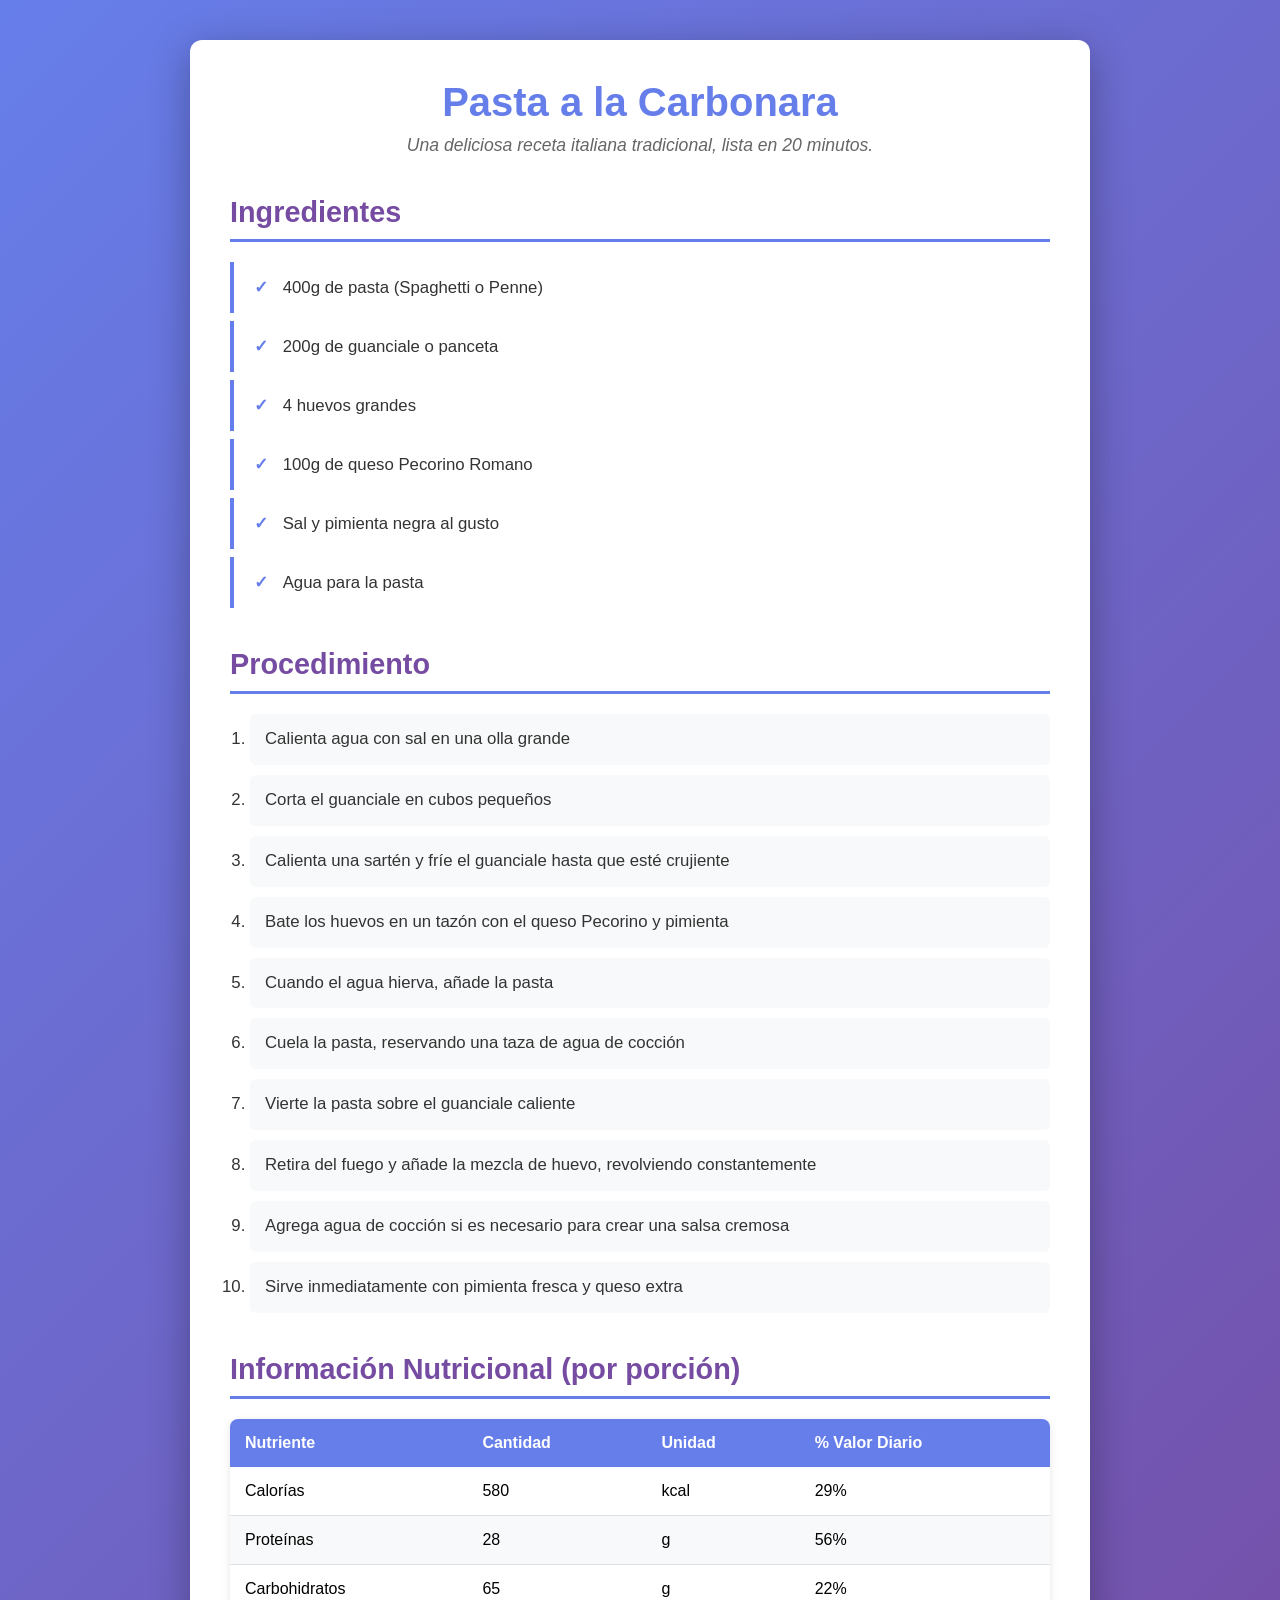
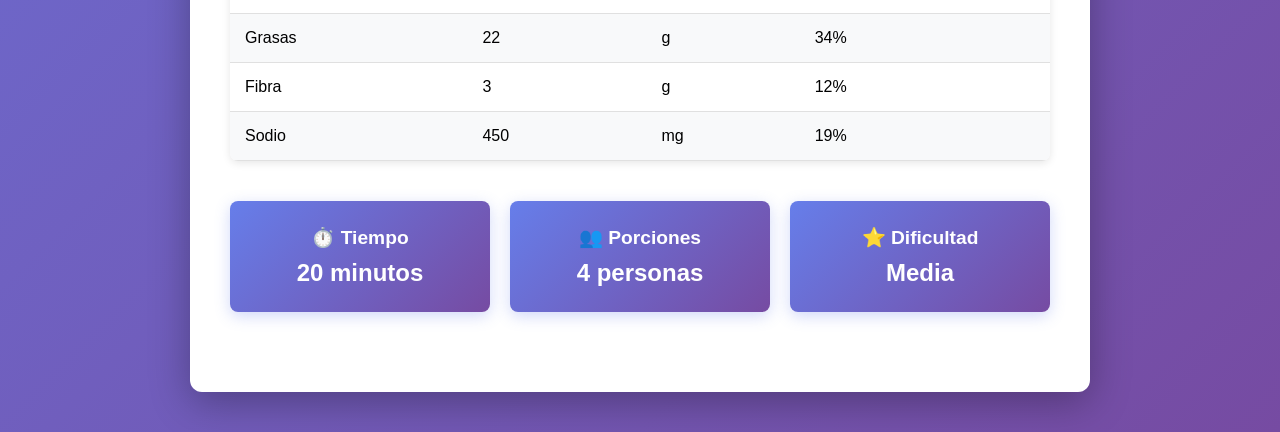
<file: ejercicio-02/index.html>
<!DOCTYPE html>
<html lang="es">
<head>
    <meta charset="UTF-8">
    <meta name="viewport" content="width=device-width, initial-scale=1.0">
    <title>Receta - Pasta a la Carbonara</title>
    <link rel="stylesheet" href="style.css">
</head>
<body>
    <div class="container">
        <h1>Pasta a la Carbonara</h1>
        <p class="description">Una deliciosa receta italiana tradicional, lista en 20 minutos.</p>

        <!-- Sección de Ingredientes -->
        <section class="ingredients-section">
            <h2>Ingredientes</h2>
            <ul class="ingredients-list">
                <li>400g de pasta (Spaghetti o Penne)</li>
                <li>200g de guanciale o panceta</li>
                <li>4 huevos grandes</li>
                <li>100g de queso Pecorino Romano</li>
                <li>Sal y pimienta negra al gusto</li>
                <li>Agua para la pasta</li>
            </ul>
        </section>

        <!-- Sección de Procedimiento -->
        <section class="procedure-section">
            <h2>Procedimiento</h2>
            <ol class="procedure-list">
                <li>Calienta agua con sal en una olla grande</li>
                <li>Corta el guanciale en cubos pequeños</li>
                <li>Calienta una sartén y fríe el guanciale hasta que esté crujiente</li>
                <li>Bate los huevos en un tazón con el queso Pecorino y pimienta</li>
                <li>Cuando el agua hierva, añade la pasta</li>
                <li>Cuela la pasta, reservando una taza de agua de cocción</li>
                <li>Vierte la pasta sobre el guanciale caliente</li>
                <li>Retira del fuego y añade la mezcla de huevo, revolviendo constantemente</li>
                <li>Agrega agua de cocción si es necesario para crear una salsa cremosa</li>
                <li>Sirve inmediatamente con pimienta fresca y queso extra</li>
            </ol>
        </section>

        <!-- Tabla Nutricional -->
        <section class="nutrition-section">
            <h2>Información Nutricional (por porción)</h2>
            <table class="nutrition-table">
                <thead>
                    <tr>
                        <th>Nutriente</th>
                        <th>Cantidad</th>
                        <th>Unidad</th>
                        <th>% Valor Diario</th>
                    </tr>
                </thead>
                <tbody>
                    <tr>
                        <td>Calorías</td>
                        <td>580</td>
                        <td>kcal</td>
                        <td>29%</td>
                    </tr>
                    <tr>
                        <td>Proteínas</td>
                        <td>28</td>
                        <td>g</td>
                        <td>56%</td>
                    </tr>
                    <tr>
                        <td>Carbohidratos</td>
                        <td>65</td>
                        <td>g</td>
                        <td>22%</td>
                    </tr>
                    <tr>
                        <td>Grasas</td>
                        <td>22</td>
                        <td>g</td>
                        <td>34%</td>
                    </tr>
                    <tr>
                        <td>Fibra</td>
                        <td>3</td>
                        <td>g</td>
                        <td>12%</td>
                    </tr>
                    <tr>
                        <td>Sodio</td>
                        <td>450</td>
                        <td>mg</td>
                        <td>19%</td>
                    </tr>
                </tbody>
            </table>
        </section>

        <!-- Tiempo y Dificultad -->
        <section class="info-section">
            <div class="info-card">
                <h3>⏱️ Tiempo</h3>
                <p>20 minutos</p>
            </div>
            <div class="info-card">
                <h3>👥 Porciones</h3>
                <p>4 personas</p>
            </div>
            <div class="info-card">
                <h3>⭐ Dificultad</h3>
                <p>Media</p>
            </div>
        </section>
    </div>
</body>
</html>
</file>
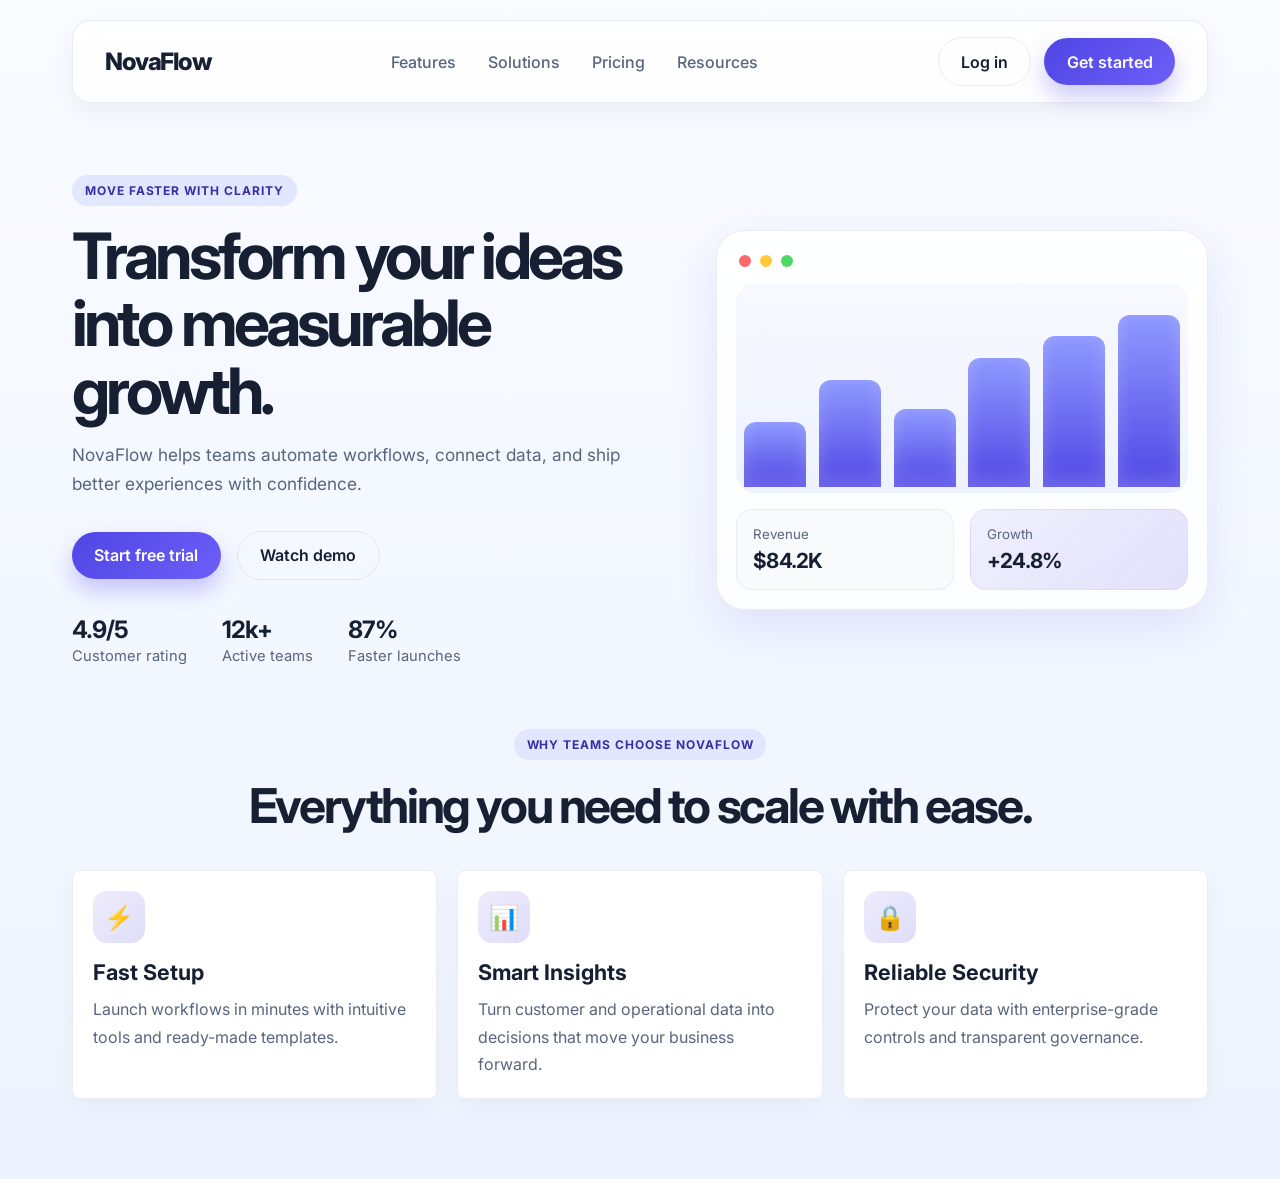
<file: ejercicio-03/index.html>
<!DOCTYPE html>
<html lang="es">
  <head>
    <meta charset="UTF-8" />
    <meta name="viewport" content="width=device-width, initial-scale=1.0" />
    <title>NovaFlow</title>
    <link rel="preconnect" href="https://fonts.googleapis.com" />
    <link rel="preconnect" href="https://fonts.gstatic.com" crossorigin />
    <link href="https://fonts.googleapis.com/css2?family=Inter:wght@400;500;600;700;800&display=swap" rel="stylesheet" />
    <link rel="stylesheet" href="styles.css" />
  </head>
  <body>
    <header class="site-header">
      <nav class="navbar" aria-label="Navegación principal">
        <div class="brand" aria-label="NovaFlow home">NovaFlow</div>

        <div class="nav-links">
          <a href="#features">Features</a>
          <a href="#solutions">Solutions</a>
          <a href="#pricing">Pricing</a>
          <a href="#resources">Resources</a>
        </div>

        <div class="nav-actions">
          <a class="btn btn-secondary" href="#login">Log in</a>
          <a class="btn btn-primary" href="#start">Get started</a>
        </div>
      </nav>
    </header>

    <main>
      <section class="hero">
        <div class="hero-content">
          <span class="eyebrow">Move faster with clarity</span>
          <h1>Transform your ideas into measurable growth.</h1>
          <p>
            NovaFlow helps teams automate workflows, connect data, and ship better
            experiences with confidence.
          </p>
          <div class="hero-actions">
            <a class="btn btn-primary" href="#start">Start free trial</a>
            <a class="btn btn-secondary" href="#demo">Watch demo</a>
          </div>
          <ul class="hero-metrics" aria-label="Métricas de valor">
            <li><strong>4.9/5</strong><span>Customer rating</span></li>
            <li><strong>12k+</strong><span>Active teams</span></li>
            <li><strong>87%</strong><span>Faster launches</span></li>
          </ul>
        </div>

        <div class="hero-visual" aria-label="Panel de ejemplo del producto">
          <div class="dashboard-card">
            <div class="card-header">
              <span class="dot dot-red"></span>
              <span class="dot dot-yellow"></span>
              <span class="dot dot-green"></span>
            </div>
            <div class="chart-bars" aria-hidden="true">
              <span style="height: 35%"></span>
              <span style="height: 58%"></span>
              <span style="height: 42%"></span>
              <span style="height: 70%"></span>
              <span style="height: 82%"></span>
              <span style="height: 93%"></span>
            </div>
            <div class="stat-row">
              <div class="stat-box">
                <small>Revenue</small>
                <strong>$84.2K</strong>
              </div>
              <div class="stat-box highlight">
                <small>Growth</small>
                <strong>+24.8%</strong>
              </div>
            </div>
          </div>
        </div>
      </section>

      <section class="features" id="features">
        <div class="section-heading">
          <span class="eyebrow">Why teams choose NovaFlow</span>
          <h2>Everything you need to scale with ease.</h2>
        </div>

        <div class="features-container">
          <article class="feature-card">
            <div class="icon">⚡</div>
            <h3>Fast Setup</h3>
            <p>
              Launch workflows in minutes with intuitive tools and ready-made templates.
            </p>
          </article>

          <article class="feature-card">
            <div class="icon">📊</div>
            <h3>Smart Insights</h3>
            <p>
              Turn customer and operational data into decisions that move your business forward.
            </p>
          </article>

          <article class="feature-card">
            <div class="icon">🔒</div>
            <h3>Reliable Security</h3>
            <p>
              Protect your data with enterprise-grade controls and transparent governance.
            </p>
          </article>
        </div>
      </section>
    </main>
  </body>
</html>
</file>
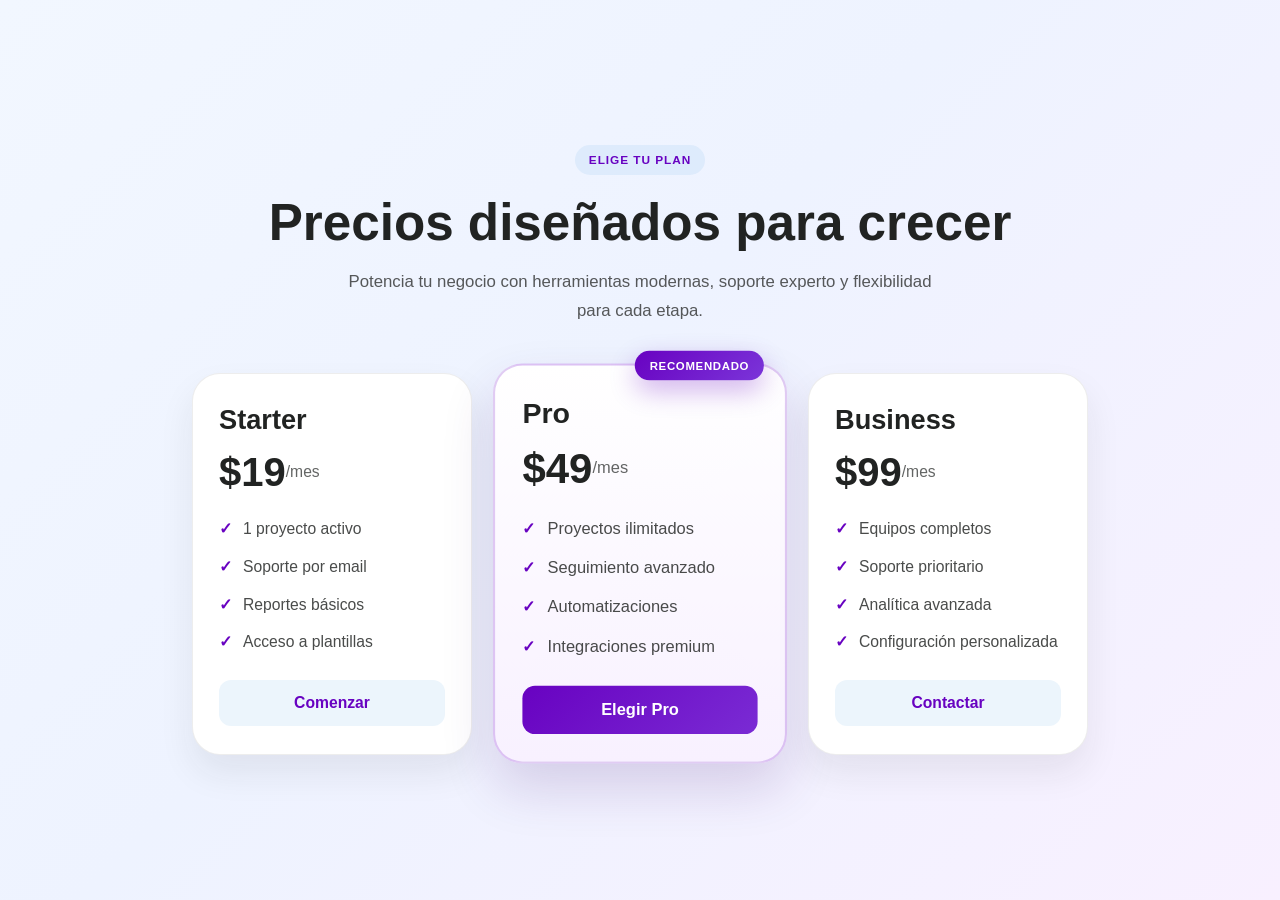
<file: ejercicio-05/index.html>
<!DOCTYPE html>
<html lang="es">
  <head>
    <meta charset="UTF-8" />
    <meta name="viewport" content="width=device-width, initial-scale=1.0" />
    <title>Planes de Suscripción</title>
    <link rel="stylesheet" href="styles.css" />
  </head>
  <body>
    <main class="pricing">
      <header class="pricing-header">
        <p class="eyebrow">Elige tu plan</p>
        <h1>Precios diseñados para crecer</h1>
        <p class="subtitle">
          Potencia tu negocio con herramientas modernas, soporte experto y
          flexibilidad para cada etapa.
        </p>
      </header>

      <section class="plans" aria-label="Planes de precios">
        <article class="plan-card">
          <div class="plan-header">
            <h2>Starter</h2>
            <p class="price"><span>$19</span>/mes</p>
          </div>

          <ul class="features">
            <li>1 proyecto activo</li>
            <li>Soporte por email</li>
            <li>Reportes básicos</li>
            <li>Acceso a plantillas</li>
          </ul>

          <button class="btn btn-secondary" type="button">Comenzar</button>
        </article>

        <article class="plan-card featured" aria-label="Plan recomendado">
          <span class="badge">Recomendado</span>
          <div class="plan-header">
            <h2>Pro</h2>
            <p class="price"><span>$49</span>/mes</p>
          </div>

          <ul class="features">
            <li>Proyectos ilimitados</li>
            <li>Seguimiento avanzado</li>
            <li>Automatizaciones</li>
            <li>Integraciones premium</li>
          </ul>

          <button class="btn btn-primary" type="button">Elegir Pro</button>
        </article>

        <article class="plan-card">
          <div class="plan-header">
            <h2>Business</h2>
            <p class="price"><span>$99</span>/mes</p>
          </div>

          <ul class="features">
            <li>Equipos completos</li>
            <li>Soporte prioritario</li>
            <li>Analítica avanzada</li>
            <li>Configuración personalizada</li>
          </ul>

          <button class="btn btn-secondary" type="button">Contactar</button>
        </article>
      </section>
    </main>
  </body>
</html>
</file>
<file: ejercicio-02/style.css>
* {
    margin: 0;
    padding: 0;
    box-sizing: border-box;
}

body {
    font-family: 'Segoe UI', Tahoma, Geneva, Verdana, sans-serif;
    background: linear-gradient(135deg, #667eea 0%, #764ba2 100%);
    min-height: 100vh;
    padding: 40px 20px;
}

.container {
    max-width: 900px;
    margin: 0 auto;
    background: white;
    border-radius: 12px;
    box-shadow: 0 10px 40px rgba(0, 0, 0, 0.3);
    padding: 40px;
    animation: slideIn 0.6s ease-out;
}

@keyframes slideIn {
    from {
        opacity: 0;
        transform: translateY(20px);
    }
    to {
        opacity: 1;
        transform: translateY(0);
    }
}

h1 {
    color: #667eea;
    font-size: 2.5em;
    margin-bottom: 10px;
    text-align: center;
}

.description {
    text-align: center;
    color: #666;
    font-size: 1.1em;
    margin-bottom: 40px;
    font-style: italic;
}

/* Secciones */
section {
    margin-bottom: 40px;
}

h2 {
    color: #764ba2;
    font-size: 1.8em;
    margin-bottom: 20px;
    border-bottom: 3px solid #667eea;
    padding-bottom: 10px;
}

/* Lista de Ingredientes (no ordenada) */
.ingredients-list {
    list-style: none;
    margin-left: 0;
}

.ingredients-list li {
    background-color: white;
    padding: 15px 20px;
    margin-bottom: 8px;
    border-left: 4px solid #667eea;
    border-radius: 0 6px 6px 0;
    transition: all 0.2s ease;
    cursor: pointer;
    font-size: 1.05em;
    color: #333;
}

.ingredients-list li:hover {
    background-color: #E9ECEF;
    transform: translateX(5px);
    box-shadow: 0 2px 8px rgba(102, 126, 234, 0.2);
}

.ingredients-list li::before {
    content: "✓ ";
    color: #667eea;
    font-weight: bold;
    margin-right: 10px;
}

/* Lista de Procedimiento (ordenada) */
.procedure-list {
    margin-left: 20px;
    list-style-type: decimal;
}

.procedure-list li {
    padding: 12px 10px;
    margin-bottom: 10px;
    color: #333;
    font-size: 1.05em;
    line-height: 1.6;
    background-color: #f8f9fa;
    border-radius: 6px;
    padding-left: 15px;
}

.procedure-list li:hover {
    background-color: #E9ECEF;
    transition: 0.2s;
}

/* Tabla Nutricional */
.nutrition-table {
    border-collapse: collapse;
    width: 100%;
    border-radius: 8px;
    overflow: hidden;
    box-shadow: 0 2px 8px rgba(0, 0, 0, 0.1);
}

.nutrition-table thead {
    background-color: #667eea;
    color: white;
}

.nutrition-table th {
    padding: 15px;
    text-align: left;
    font-weight: 600;
    font-size: 1em;
}

.nutrition-table td {
    padding: 15px;
    border-bottom: 1px solid #e0e0e0;
}

/* Efecto Zebra: Filas alternas */
.nutrition-table tbody tr:nth-child(even) {
    background-color: #F8F9FA;
}

.nutrition-table tbody tr:nth-child(odd) {
    background-color: white;
}

/* Hover en las filas de la tabla */
.nutrition-table tbody tr:hover {
    background-color: #E9ECEF;
    transition: 0.2s;
    cursor: pointer;
}

.nutrition-table tbody tr:nth-child(even):hover {
    background-color: #E9ECEF;
}

/* Sección de información */
.info-section {
    display: grid;
    grid-template-columns: repeat(auto-fit, minmax(200px, 1fr));
    gap: 20px;
    margin-top: 30px;
}

.info-card {
    background: linear-gradient(135deg, #667eea 0%, #764ba2 100%);
    color: white;
    padding: 25px;
    border-radius: 8px;
    text-align: center;
    box-shadow: 0 4px 15px rgba(102, 126, 234, 0.3);
    transition: all 0.3s ease;
}

.info-card:hover {
    transform: translateY(-5px);
    box-shadow: 0 6px 20px rgba(102, 126, 234, 0.4);
}

.info-card h3 {
    font-size: 1.2em;
    margin-bottom: 10px;
}

.info-card p {
    font-size: 1.5em;
    font-weight: bold;
}

/* Responsive */
@media (max-width: 768px) {
    .container {
        padding: 20px;
    }

    h1 {
        font-size: 2em;
    }

    h2 {
        font-size: 1.4em;
    }

    .nutrition-table {
        font-size: 0.9em;
    }

    .nutrition-table th,
    .nutrition-table td {
        padding: 10px;
    }

    .info-section {
        grid-template-columns: 1fr;
    }
}
</file>
<file: ejercicio-03/styles.css>
:root {
  --bg: #f4f7fb;
  --surface: #ffffff;
  --surface-soft: #eef4ff;
  --text: #172033;
  --text-soft: #59657d;
  --primary: #4f46e5;
  --primary-dark: #3730a3;
  --primary-light: #e0e7ff;
  --border: rgba(23, 32, 51, 0.08);
  --shadow: 0 18px 45px rgba(79, 70, 229, 0.12);
}

* {
  box-sizing: border-box;
}

html {
  scroll-behavior: smooth;
}

body {
  margin: 0;
  font-family: "Inter", sans-serif;
  background: linear-gradient(180deg, #f9fbff 0%, #eef4ff 100%);
  color: var(--text);
}

a {
  text-decoration: none;
}

.site-header {
  max-width: 1200px;
  margin: 0 auto;
  padding: 1.25rem 2rem 0;
}

.navbar {
  display: flex;
  justify-content: space-between;
  align-items: center;
  padding: 1rem 2rem;
  background: rgba(255, 255, 255, 0.76);
  border: 1px solid var(--border);
  border-radius: 18px;
  box-shadow: 0 10px 24px rgba(15, 23, 42, 0.05);
  backdrop-filter: blur(10px);
}

.brand {
  font-size: 1.5rem;
  font-weight: 800;
  letter-spacing: -0.06em;
}

.nav-links,
.nav-actions,
.hero-actions,
.hero-metrics {
  display: flex;
  align-items: center;
}

.nav-links {
  gap: 2rem;
}

.nav-links a {
  color: var(--text-soft);
  font-weight: 500;
  transition: color 0.2s ease;
}

.nav-links a:hover,
.nav-links a:focus-visible {
  color: var(--text);
}

.nav-actions {
  gap: 0.8rem;
}

.btn {
  display: inline-flex;
  align-items: center;
  justify-content: center;
  padding: 0.85rem 1.4rem;
  border-radius: 999px;
  font-weight: 600;
  transition: transform 0.2s ease, box-shadow 0.2s ease, background 0.2s ease;
}

.btn:hover,
.btn:focus-visible {
  transform: translateY(-2px);
}

.btn-primary {
  background: linear-gradient(135deg, var(--primary) 0%, #6d5ef7 100%);
  color: #fff;
  box-shadow: 0 12px 22px rgba(79, 70, 229, 0.28);
}

.btn-primary:hover,
.btn-primary:focus-visible {
  background: linear-gradient(135deg, var(--primary-dark) 0%, var(--primary) 100%);
}

.btn-secondary {
  background: transparent;
  color: var(--text);
  border: 1px solid var(--border);
}

.hero {
  max-width: 1200px;
  margin: 0 auto;
  padding: 4.5rem 2rem 2rem;
  display: flex;
  align-items: center;
  justify-content: space-between;
  gap: 2rem;
}

.hero-content {
  flex: 1 1 540px;
}

.eyebrow {
  display: inline-block;
  padding: 0.5rem 0.8rem;
  border-radius: 999px;
  background: var(--primary-light);
  color: var(--primary-dark);
  font-size: 0.75rem;
  font-weight: 700;
  letter-spacing: 0.08em;
  text-transform: uppercase;
}

.hero-content h1 {
  margin: 1rem 0 1rem;
  font-size: clamp(2.6rem, 5vw, 4.5rem);
  line-height: 1.05;
  letter-spacing: -0.06em;
}

.hero-content p {
  max-width: 560px;
  margin: 0;
  color: var(--text-soft);
  font-size: 1.08rem;
  line-height: 1.7;
}

.hero-actions {
  gap: 1rem;
  margin-top: 2rem;
}

.hero-metrics {
  list-style: none;
  padding: 0;
  margin: 2.2rem 0 0;
  gap: 2.2rem;
  flex-wrap: wrap;
}

.hero-metrics li {
  display: flex;
  flex-direction: column;
  gap: 0.2rem;
}

.hero-metrics strong {
  font-size: 1.5rem;
  letter-spacing: -0.04em;
}

.hero-metrics span {
  color: var(--text-soft);
  font-size: 0.92rem;
}

.hero-visual {
  flex: 1 1 420px;
  display: flex;
  justify-content: center;
}

.dashboard-card {
  width: min(100%, 500px);
  background: linear-gradient(180deg, rgba(255, 255, 255, 0.9), rgba(255, 255, 255, 0.75));
  border: 1px solid var(--border);
  border-radius: 28px;
  padding: 1.2rem;
  box-shadow: var(--shadow);
}

.card-header {
  display: flex;
  gap: 0.55rem;
  padding: 0.3rem 0.2rem 1rem;
}

.dot {
  width: 12px;
  height: 12px;
  border-radius: 50%;
  display: inline-block;
}

.dot-red { background: #ff6b6b; }
.dot-yellow { background: #ffc93c; }
.dot-green { background: #4cd964; }

.chart-bars {
  height: 210px;
  display: flex;
  align-items: end;
  justify-content: space-between;
  gap: 0.8rem;
  padding: 1.2rem 0.5rem 0.4rem;
  background: linear-gradient(180deg, #f8f9ff 0%, #edf3ff 100%);
  border-radius: 20px;
}

.chart-bars span {
  flex: 1;
  border-radius: 12px 12px 0 0;
  background: linear-gradient(180deg, #8f99ff 0%, var(--primary) 100%);
  box-shadow: inset 0 -8px 18px rgba(255, 255, 255, 0.2);
}

.stat-row {
  display: flex;
  gap: 1rem;
  margin-top: 1rem;
}

.stat-box {
  flex: 1;
  background: #f8fafc;
  border: 1px solid rgba(79, 70, 229, 0.08);
  border-radius: 16px;
  padding: 1rem;
}

.stat-box small {
  display: block;
  color: var(--text-soft);
  margin-bottom: 0.35rem;
}

.stat-box strong {
  font-size: 1.3rem;
  letter-spacing: -0.04em;
}

.stat-box.highlight {
  background: linear-gradient(135deg, rgba(79, 70, 229, 0.08), rgba(79, 70, 229, 0.15));
}

.features {
  max-width: 1200px;
  margin: 0 auto;
  padding: 2rem 2rem 5rem;
}

.section-heading {
  text-align: center;
  margin-bottom: 2.2rem;
}

.section-heading h2 {
  margin: 1rem auto 0;
  font-size: clamp(2rem, 4vw, 3rem);
  letter-spacing: -0.05em;
}

.features-container {
  display: flex;
  gap: 20px;
  flex-wrap: wrap;
}

.feature-card {
  flex: 1 1 280px;
  padding: 20px;
  background: #ffffff;
  border-radius: 8px;
  border: 1px solid var(--border);
  box-shadow: 0 12px 24px rgba(15, 23, 42, 0.04);
}

.icon {
  display: inline-flex;
  align-items: center;
  justify-content: center;
  width: 52px;
  height: 52px;
  margin-bottom: 1rem;
  border-radius: 14px;
  background: linear-gradient(135deg, rgba(79, 70, 229, 0.1), rgba(79, 70, 229, 0.18));
  font-size: 1.5rem;
}

.feature-card h3 {
  margin: 0 0 0.7rem;
  font-size: 1.35rem;
}

.feature-card p {
  margin: 0;
  color: var(--text-soft);
  line-height: 1.7;
}

@media (max-width: 900px) {
  .navbar {
    flex-wrap: wrap;
    justify-content: center;
    gap: 1rem;
  }

  .hero {
    flex-direction: column;
    text-align: center;
  }

  .hero-content p {
    margin: 0 auto;
  }

  .hero-actions,
  .hero-metrics,
  .nav-actions {
    justify-content: center;
  }
}

@media (max-width: 560px) {
  .site-header,
  .hero,
  .features {
    padding-left: 1rem;
    padding-right: 1rem;
  }

  .navbar {
    padding: 1rem;
  }

  .nav-links {
    width: 100%;
    justify-content: center;
    flex-wrap: wrap;
    gap: 0.8rem 1.2rem;
  }

  .hero-actions,
  .nav-actions,
  .hero-metrics {
    flex-direction: column;
  }

  .btn {
    width: 100%;
  }
}
</file>
<file: ejercicio-05/styles.css>
:root {
  --primary-color: #6802c1;
  --accent-color: #63aee6;
  --text-color: #212322;
  --card-bg: #ffffff;
  --surface-bg: #f4f7fb;
  --border-color: rgba(33, 35, 34, 0.08);
  --heading-font: "Segoe UI", "Arial", sans-serif;
  --body-font: "Segoe UI", "Arial", sans-serif;
  --shadow-soft: 0 24px 50px rgba(68, 18, 110, 0.16);
  --shadow-card: 0 18px 35px rgba(33, 35, 34, 0.08);
  --radius-xl: 28px;
  --radius-lg: 20px;
}

* {
  box-sizing: border-box;
  margin: 0;
  padding: 0;
}

body {
  min-height: 100vh;
  display: grid;
  place-items: center;
  background: linear-gradient(135deg, #f2f7ff 0%, #eef3ff 45%, #f8f0ff 100%);
  color: var(--text-color);
  font-family: var(--body-font);
}

.pricing {
  width: min(1100px, 90vw);
  padding: 80px 20px;
}

.pricing-header {
  text-align: center;
  margin-bottom: 48px;
}

.eyebrow {
  display: inline-block;
  padding: 8px 14px;
  border-radius: 999px;
  background: rgba(99, 174, 230, 0.12);
  color: var(--primary-color);
  font-size: 0.74rem;
  font-weight: 700;
  letter-spacing: 0.08em;
  text-transform: uppercase;
}

h1 {
  margin-top: 18px;
  font-size: clamp(2.1rem, 4vw, 3.3rem);
  font-family: var(--heading-font);
}

.subtitle {
  max-width: 620px;
  margin: 16px auto 0;
  color: rgba(33, 35, 34, 0.75);
  font-size: 1.05rem;
  line-height: 1.7;
}

.plans {
  display: flex;
  justify-content: center;
  align-items: stretch;
  gap: 28px;
  flex-wrap: wrap;
}

.plan-card {
  position: relative;
  width: min(100%, 280px);
  background: var(--card-bg);
  border: 1px solid var(--border-color);
  border-radius: var(--radius-xl);
  padding: 30px 26px 26px;
  box-shadow: var(--shadow-card);
  transition: transform 0.25s ease, box-shadow 0.25s ease, border-color 0.25s ease;
}

.plan-card:hover {
  transform: translateY(-6px);
  box-shadow: var(--shadow-soft);
}

.plan-card.featured {
  border: 2px solid rgba(104, 2, 193, 0.2);
  transform: scale(1.05);
  background: linear-gradient(180deg, #ffffff 0%, #f8f1ff 100%);
  box-shadow: var(--shadow-soft);
}

.plan-card.featured:hover {
  transform: scale(1.05) translateY(-6px);
}

.badge {
  position: absolute;
  top: -14px;
  right: 20px;
  display: inline-flex;
  align-items: center;
  justify-content: center;
  padding: 8px 14px;
  border-radius: 999px;
  background: linear-gradient(135deg, var(--primary-color), #7b35d9);
  color: #fff;
  font-size: 0.68rem;
  font-weight: 700;
  letter-spacing: 0.06em;
  text-transform: uppercase;
  box-shadow: 0 10px 25px rgba(104, 2, 193, 0.3);
}

.plan-header {
  margin-bottom: 22px;
}

.plan-header h2 {
  font-size: 1.7rem;
  margin-bottom: 14px;
  font-family: var(--heading-font);
}

.price {
  font-size: 0.98rem;
  color: rgba(33, 35, 34, 0.7);
}

.price span {
  font-size: 2.5rem;
  font-weight: 800;
  color: var(--text-color);
  vertical-align: middle;
}

.features {
  list-style: none;
  display: grid;
  gap: 14px;
  margin-bottom: 26px;
  color: rgba(33, 35, 34, 0.82);
  font-size: 0.98rem;
}

.features li {
  position: relative;
  padding-left: 24px;
  line-height: 1.5;
}

.features li::before {
  content: "✓";
  position: absolute;
  left: 0;
  top: 0;
  color: var(--primary-color);
  font-weight: 700;
}

.btn {
  width: 100%;
  border: none;
  border-radius: 12px;
  padding: 14px 18px;
  font-size: 0.98rem;
  font-weight: 700;
  cursor: pointer;
  transition: transform 0.2s ease, box-shadow 0.2s ease, opacity 0.2s ease;
}

.btn:hover {
  transform: translateY(-2px);
  box-shadow: 0 10px 22px rgba(33, 35, 34, 0.12);
}

.btn:active {
  transform: translateY(0) scale(0.98);
}

.btn-primary {
  background: linear-gradient(135deg, var(--primary-color), #7a2bd4);
  color: #ffffff;
}

.btn-secondary {
  background: rgba(99, 174, 230, 0.12);
  color: var(--primary-color);
}

.btn-secondary:hover {
  background: rgba(99, 174, 230, 0.18);
}

@media (max-width: 760px) {
  .plan-card.featured {
    transform: none;
  }

  .plan-card.featured:hover {
    transform: translateY(-6px);
  }

  .plans {
    gap: 20px;
  }
}
</file>
